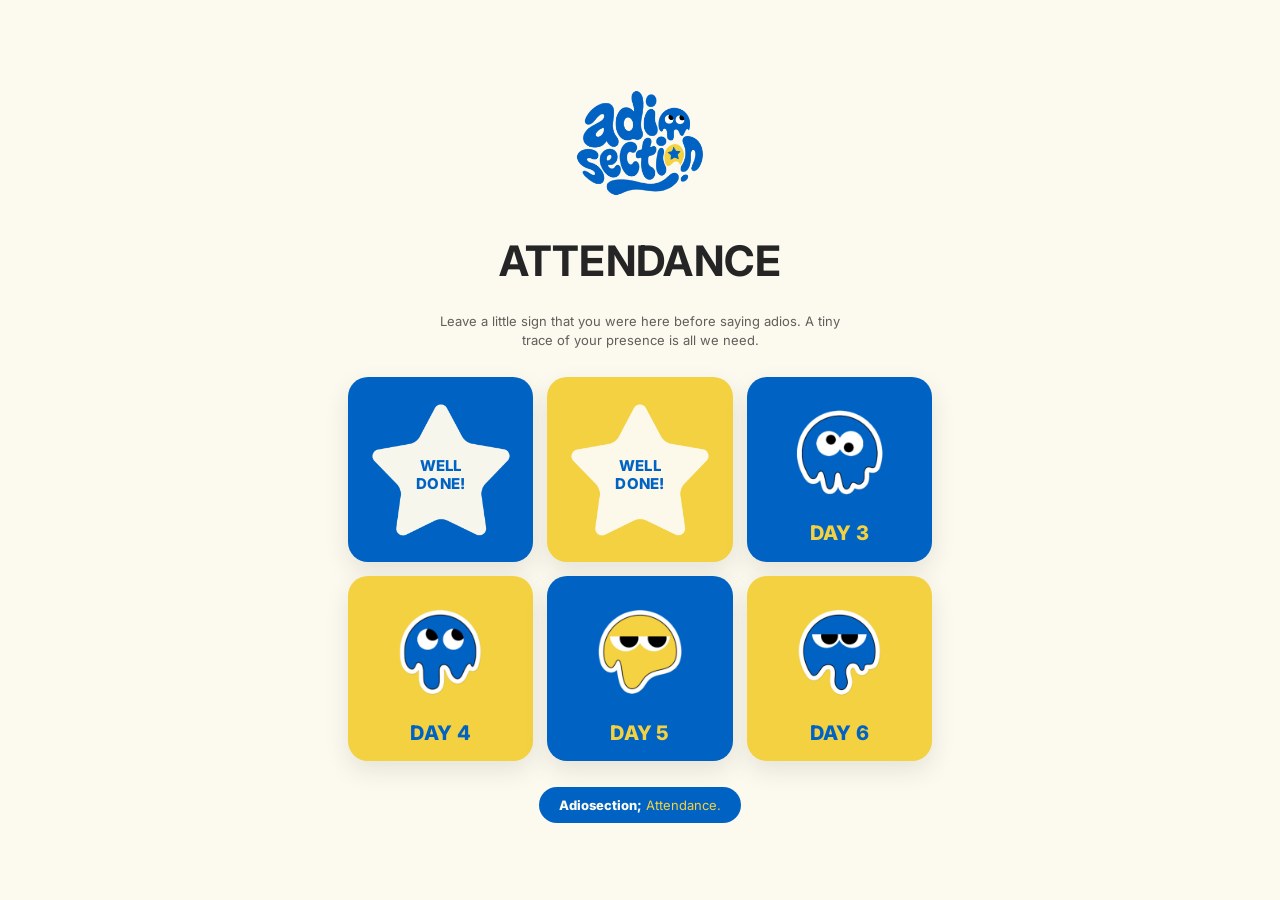
<file: index.html>
<!DOCTYPE html>
<html lang="en">
<head>
<meta charset="UTF-8">
<meta name="viewport" content="width=device-width, initial-scale=1.0">
<title>Adiosection — Attendance</title>
<link rel="preconnect" href="https://fonts.googleapis.com">
<link href="https://fonts.googleapis.com/css2?family=Inter:wght@400;500;700;800;900&display=swap" rel="stylesheet">
<link rel="stylesheet" href="style.css">
</head>
<body>

<div class="page">

  <div class="logo-wrap">
    <img src="assets/logo.png" alt="Adiosection logo">
  </div>

  <h1 class="title">ATTENDANCE</h1>
  <p class="subtitle">
    Leave a little sign that you were here before saying adios. 
    A tiny trace of your presence is all we need.
  </p>

  <!--
    TEMPLATE NOTE:
    To mark a future day as completed, just add class="completed" to that
    .card and swap its inner markup for the "completed" block below
    (star icon + WELL DONE label) — see Day 1 as the reference example.
  -->

  <div class="grid" id="cardGrid">

    <!-- DAY 1 — completed -->
    <div class="card bg-blue completed" data-day="1">
      <div class="star-wrap">
        <div class="star-frame">
          <img class="star" src="assets/star.png" alt="">
        </div>
        <div class="done-label">WELL<br>DONE!</div>
      </div>
    </div>

    <!-- DAY 2 -->
    <div class="card bg-yellow completed" data-day="1">
      <div class="star-wrap">
        <div class="star-frame">
          <img class="star" src="assets/star.png" alt="">
        </div>
        <div class="done-label">WELL<br>DONE!</div>
      </div>
    </div>

    <!-- DAY 3 -->
    <div class="card bg-blue" data-day="3" onclick="goToDay(3)">
      <div class="icon-frame"><img class="icon" src="assets/icon2.png" alt="Day 3 icon"></div>
      <div class="day-label">DAY 3</div>
    </div>

    <!-- DAY 4 -->
    <div class="card bg-yellow" data-day="4" onclick="goToDay(4)">
      <div class="icon-frame"><img class="icon" src="assets/icon4.png" alt="Day 4 icon"></div>
      <div class="day-label">DAY 4</div>
    </div>

    <!-- DAY 5 -->
    <div class="card bg-blue" data-day="5" onclick="goToDay(5)">
      <div class="icon-frame"><img class="icon" src="assets/icon3.png" alt="Day 5 icon"></div>
      <div class="day-label">DAY 5</div>
    </div>

    <!-- DAY 6 -->
    <div class="card bg-yellow" data-day="6" onclick="goToDay(6)">
      <div class="icon-frame"><img class="icon" src="assets/icon5.png" alt="Day 6 icon"></div>
      <div class="day-label">DAY 6</div>
    </div>

  </div>

  <div class="footer-pill-wrap">
    <div class="footer-pill"><b>Adiosection;</b> Attendance.</div>
  </div>

</div>

<!-- OOPS popup (days that aren't unlocked yet) -->
<div class="modal-backdrop" id="oopsModal">
  <div class="modal-box">
    <img src="assets/icon4.png" alt="">
    <p>Oops, you haven't reached this point yet.</p>
    <button onclick="closeOops()">OK</button>
  </div>
</div>

<!-- Name entry popup, shown before Day 2's game starts -->
<div class="modal-backdrop" id="nameModal">
  <div class="modal-box">
    <p>Enter your name</p>
    <input type="text" id="nameInput" class="name-input" placeholder="Your name" maxlength="30" autocomplete="off">
    <button onclick="submitName()">Start</button>
  </div>
</div>

<script>
  let pendingDay = null;

  // Days with a live game/page to send the player to after the name modal.
  // Add more entries here as future days get unlocked (e.g. 4: 'game4.html').
  const DAY_PAGES = { 2: 'game.html', 3: 'draw.html', 4: 'catch.html' };

  function goToDay(day){
    if(DAY_PAGES[day]){
      pendingDay = day;
      const modal = document.getElementById('nameModal');
      modal.classList.add('open');
      const input = document.getElementById('nameInput');
      input.value = '';
      setTimeout(() => input.focus(), 50);
      return;
    }
    // Any other day is locked until unlocked via the same "completed" template as Day 1
    document.getElementById('oopsModal').classList.add('open');
  }

  function closeOops(){
    document.getElementById('oopsModal').classList.remove('open');
  }

  function submitName(){
    const input = document.getElementById('nameInput');
    const name = input.value.trim() || 'Friend';
    document.getElementById('nameModal').classList.remove('open');
    const target = DAY_PAGES[pendingDay] || 'game.html';
    window.location.href = `${target}?name=${encodeURIComponent(name)}&day=${pendingDay}`;
  }

  document.getElementById('nameInput').addEventListener('keydown', (e) => {
    if(e.key === 'Enter') submitName();
  });
</script>

</body>
</html>
</file>
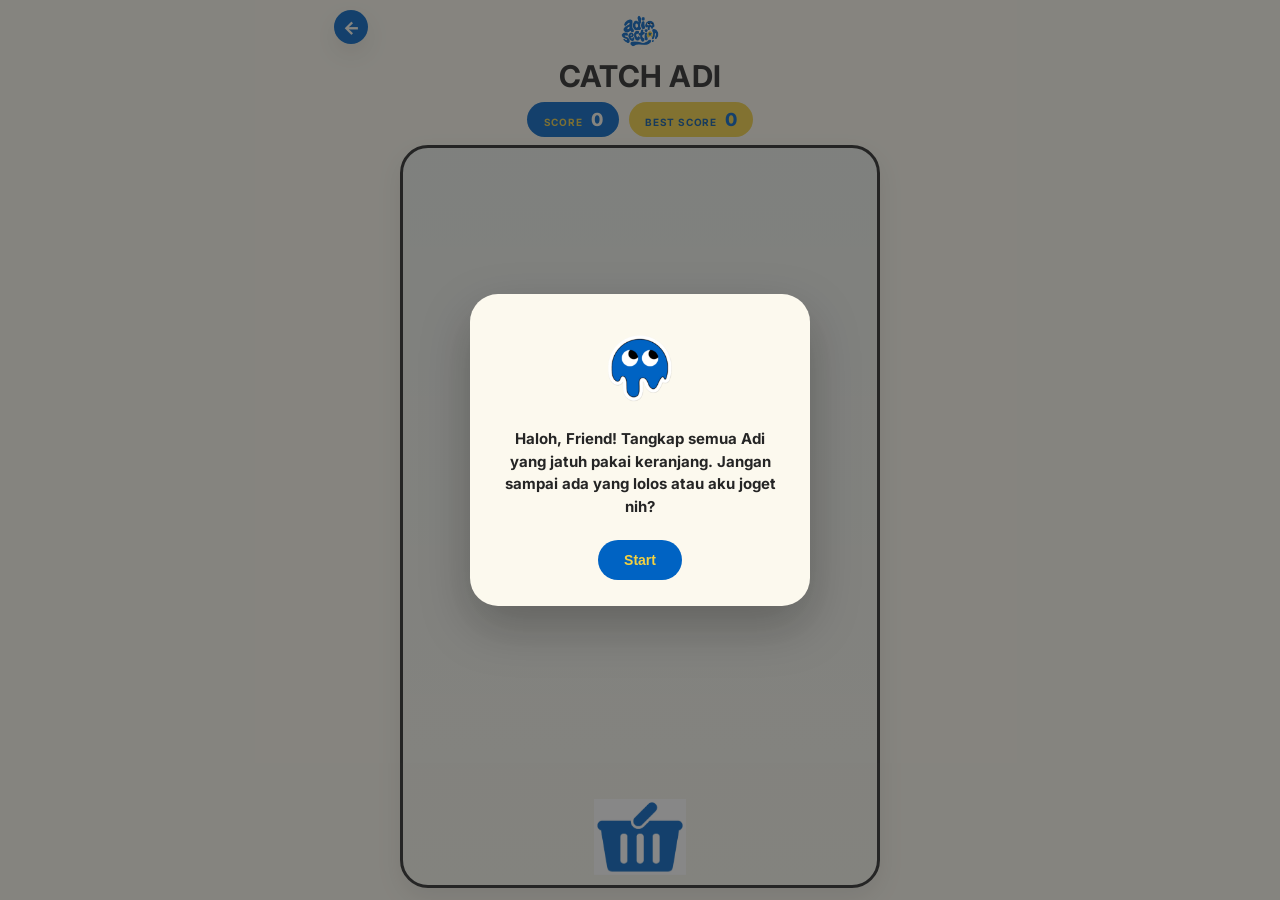
<file: catch.html>
<!DOCTYPE html>
<html lang="en">
<head>
<meta charset="UTF-8">
<meta name="viewport" content="width=device-width, initial-scale=1.0, maximum-scale=1.0, user-scalable=no, viewport-fit=cover">
<title>Adiosection — Day 4: Catch Adi</title>
<link rel="preconnect" href="https://fonts.googleapis.com">
<link href="https://fonts.googleapis.com/css2?family=Inter:wght@400;500;700;800;900&display=swap" rel="stylesheet">
<link rel="stylesheet" href="style.css">
<link rel="stylesheet" href="catch.css">
</head>
<body class="catch-body">

<div class="page catch-page">

  <a class="back-fab" href="index.html" aria-label="Kembali ke Attendance">←</a>

  <div class="logo-wrap">
    <img src="assets/logo.png" alt="Adiosection logo">
  </div>

  <div class="game-header">
    <div class="game-title">CATCH ADI</div>
  </div>

  <div class="score-row">
    <div class="score-pill"><span class="score-label">SCORE</span><span id="scoreValue">0</span></div>
    <div class="score-pill best-pill"><span class="score-label">BEST SCORE</span><span id="bestValue">0</span></div>
  </div>

  <div class="stage-wrap">
    <div class="stage" id="stage">
      <div class="basket" id="basket">
        <img src="assets/Keranjang.png" alt="Keranjang">
      </div>
    </div>
  </div>

</div>

<!-- Start / countdown overlay -->
<div class="modal-backdrop open" id="startModal">
  <div class="modal-box">
    <img src="assets/icon4.png" alt="">
    <p id="startMessage">Be ready!</p>
    <button onclick="startGame()">Start</button>
  </div>
</div>

<!-- Game over popup -->
<div class="modal-backdrop" id="overModal">
  <div class="modal-box">
    <img src="assets/icon4.png" alt="">
    <p id="overMessage">Game Over!</p>
    <div class="final-score" id="finalScore">Your Score: 0</div>
    <div class="modal-btn-row">
      <button class="secondary-btn" onclick="window.location.href='index.html'">Home</button>
      <button onclick="resetGame()">Try Again</button>
    </div>
  </div>
</div>

<script>
const params = new URLSearchParams(window.location.search);
const playerName = params.get('name') || 'Friend';
const dayNumber = params.get('day') || '4';

document.getElementById('startMessage').textContent =
  `Haloh, ${playerName}! Tangkap semua Adi yang jatuh pakai keranjang. Jangan sampai ada yang lolos atau aku joget nih?`;

document.querySelectorAll('.modal-box img').forEach(img => {
  img.addEventListener('error', function(){
    const fallback = document.createElement('div');
    fallback.textContent = '⭐';
    fallback.style.fontSize = '56px';
    fallback.style.lineHeight = '1';
    fallback.style.margin = '0 auto 14px';
    this.replaceWith(fallback);
  });
});

const ICONS = ['assets/icon1.png','assets/icon2.png','assets/icon3.png','assets/icon4.png','assets/icon5.png'];
const BEST_KEY = 'adiosection_day4_best';

const stage = document.getElementById('stage');
const basketEl = document.getElementById('basket');
const scoreValueEl = document.getElementById('scoreValue');
const bestValueEl = document.getElementById('bestValue');

let stageW = 0, stageH = 0, basketW = 0, basketH = 0;
let basketX = 0; // left offset of basket, applied via transform (not `left`) to avoid mobile repaint/ghosting artifacts
let score = 0;
let running = false;
let rafId = null;
let lastTime = 0;
let elapsed = 0;

// difficulty tuning
const BASE_SPEED = 90;      // px/sec at game start
const MAX_SPEED = 420;      // px/sec speed cap
const SPEED_RAMP_TIME = 45; // seconds to go from BASE_SPEED to MAX_SPEED
const BASE_SPAWN_MS = 1350;
const MIN_SPAWN_MS = 520;

let fallingItems = [];
let nextSpawnAt = 0;

let bestScore = 0;
try { bestScore = parseInt(localStorage.getItem(BEST_KEY) || '0', 10) || 0; } catch(e){ bestScore = 0; }
bestValueEl.textContent = bestScore;

function currentSpeed(){
  const t = Math.min(elapsed / SPEED_RAMP_TIME, 1);
  const eased = t * t * (3 - 2 * t);
  return BASE_SPEED + (MAX_SPEED - BASE_SPEED) * eased;
}

function currentSpawnInterval(){
  const t = Math.min(elapsed / SPEED_RAMP_TIME, 1);
  return BASE_SPAWN_MS - (BASE_SPAWN_MS - MIN_SPAWN_MS) * t;
}

function measure(){
  stageW = stage.clientWidth;
  stageH = stage.clientHeight;
  basketW = basketEl.offsetWidth;
  basketH = basketEl.offsetHeight;
  basketX = Math.min(Math.max(basketX, 0), stageW - basketW);
  basketEl.style.transform = `translate3d(${basketX}px,0,0)`;
}

function setBasketCenterX(cx){
  basketX = cx - basketW / 2;
  basketX = Math.max(0, Math.min(stageW - basketW, basketX));
  basketEl.style.transform = `translate3d(${basketX}px,0,0)`;
}

// ---- pointer / touch drag control ----
// The basket follows the pointer's x position whenever it's over the stage —
// this covers a finger-drag on touch devices and a plain mouse-follow on
// desktop, without forcing the player to hold a button down.
function handlePointer(e){
  if(!running) return;
  const rect = stage.getBoundingClientRect();
  setBasketCenterX(e.clientX - rect.left);
}
stage.addEventListener('pointerdown', handlePointer);
stage.addEventListener('pointermove', handlePointer);

// ---- keyboard control (desktop) ----
const keys = { left: false, right: false };
window.addEventListener('keydown', (e) => {
  if(e.key === 'ArrowLeft') keys.left = true;
  if(e.key === 'ArrowRight') keys.right = true;
});
window.addEventListener('keyup', (e) => {
  if(e.key === 'ArrowLeft') keys.left = false;
  if(e.key === 'ArrowRight') keys.right = false;
});

function spawnItem(){
  const size = Math.max(46, Math.min(64, stageW * 0.14));
  const src = ICONS[Math.floor(Math.random() * ICONS.length)];
  const x = Math.random() * (stageW - size);

  // Wrapper handles vertical fall via transform (GPU-composited, no
  // repaint smearing). The inner <img> is free to run its own catch
  // animation without fighting the wrapper's transform.
  const wrap = document.createElement('div');
  wrap.className = 'falling-icon';
  wrap.style.width = size + 'px';
  wrap.style.height = size + 'px';
  wrap.style.left = x + 'px';
  wrap.style.transform = `translate3d(0,${-size}px,0)`;

  const img = document.createElement('img');
  img.src = src;
  wrap.appendChild(img);
  stage.appendChild(wrap);

  fallingItems.push({ el: wrap, x, y: -size, size, caught: false });
}

function catchEffect(item){
  item.el.classList.add('caught');
  setTimeout(() => item.el.remove(), 260);
}

function endGame(){
  running = false;
  cancelAnimationFrame(rafId);

  fallingItems.forEach(it => it.el.remove());
  fallingItems = [];

  if(score > bestScore){
    bestScore = score;
    try { localStorage.setItem(BEST_KEY, String(bestScore)); } catch(e){}
  }
  bestValueEl.textContent = bestScore;

  document.getElementById('overMessage').textContent = `Yah, kaga ketangkep, ${playerName}... SS jgn lupa`;
  document.getElementById('finalScore').textContent = `Your Score: ${score}`;
  document.getElementById('overModal').classList.add('open');
}

function tick(now){
  if(!running) return;
  if(!lastTime) lastTime = now;
  const dt = Math.min((now - lastTime) / 1000, 0.05); // clamp for tab-switch jumps
  lastTime = now;
  elapsed += dt;

  // keyboard movement
  const kbSpeed = 480; // px/sec
  if(keys.left) setBasketCenterX(basketX + basketW/2 - kbSpeed * dt);
  if(keys.right) setBasketCenterX(basketX + basketW/2 + kbSpeed * dt);

  // spawn
  if(now >= nextSpawnAt){
    spawnItem();
    nextSpawnAt = now + currentSpawnInterval();
  }

  const speed = currentSpeed();
  const basketTop = stageH - basketH * 0.62; // catch zone starts a bit before the visual top of the basket
  const basketLeft = basketX + basketW * 0.12;
  const basketRight = basketX + basketW * 0.88;

  for(let i = fallingItems.length - 1; i >= 0; i--){
    const item = fallingItems[i];
    if(item.caught) continue;
    item.y += speed * dt;
    item.el.style.transform = `translate3d(0,${item.y}px,0)`;

    const itemBottom = item.y + item.size;
    const itemCenterX = item.x + item.size / 2;

    if(itemBottom >= basketTop){
      const overlaps = itemCenterX >= basketLeft && itemCenterX <= basketRight;
      if(overlaps){
        item.caught = true;
        score += 10;
        scoreValueEl.textContent = score;
        catchEffect(item);
        fallingItems.splice(i, 1);
      } else if(item.y > stageH){
        // missed the basket entirely — game over
        fallingItems.splice(i, 1);
        item.el.remove();
        endGame();
        return;
      }
    }
  }

  rafId = requestAnimationFrame(tick);
}

function startGame(){
  document.getElementById('startModal').classList.remove('open');
  measure();
  score = 0;
  elapsed = 0;
  scoreValueEl.textContent = 0;
  fallingItems.forEach(it => it.el.remove());
  fallingItems = [];
  running = true;
  lastTime = 0;
  nextSpawnAt = performance.now() + 400;
  rafId = requestAnimationFrame(tick);
}

function resetGame(){
  document.getElementById('overModal').classList.remove('open');
  startGame();
}

window.addEventListener('resize', measure);
measure();
setBasketCenterX(stageW / 2);
</script>

</body>
</html>
</file>
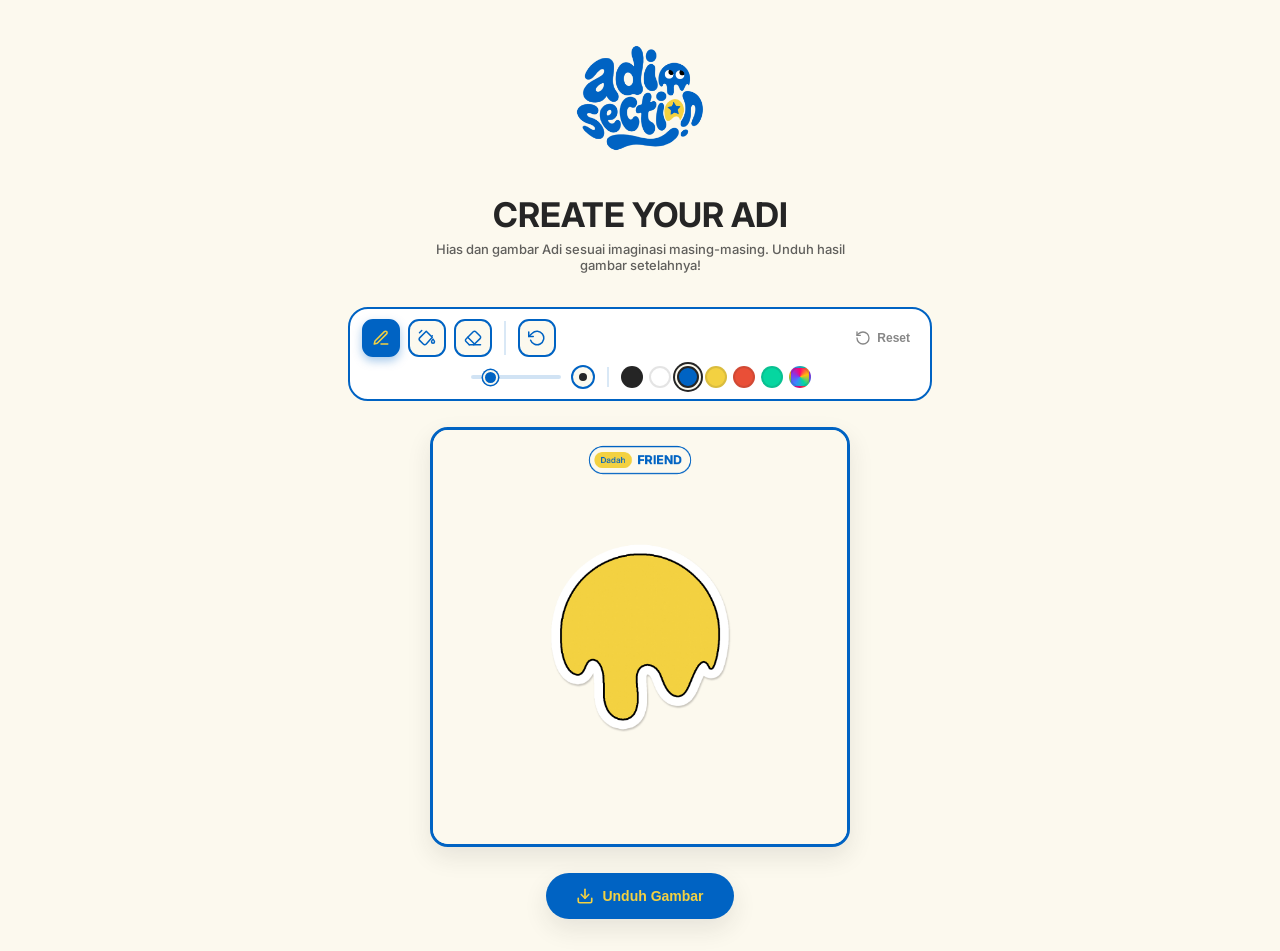
<file: draw.html>
<!DOCTYPE html>
<html lang="en">
<head>
<meta charset="UTF-8">
<meta name="viewport" content="width=device-width, initial-scale=1.0">
<title>Adiosection — Day 3: Draw</title>
<link rel="preconnect" href="https://fonts.googleapis.com">
<link href="https://fonts.googleapis.com/css2?family=Inter:wght@400;500;700;800;900&display=swap" rel="stylesheet">
<link rel="stylesheet" href="style.css">
<link rel="stylesheet" href="draw.css">
</head>
<body>

<div class="page">

  <div class="logo-wrap">
    <img src="assets/logo.png" alt="Adiosection logo">
  </div>

  <div class="game-header">
    <div class="game-title">CREATE YOUR ADI</div>
    <div class="game-subtitle">Hias dan gambar Adi sesuai imaginasi masing-masing. Unduh hasil gambar setelahnya!</div>
  </div>

  <div class="toolbar">

    <div class="tool-row">
      <button class="tool-btn active" id="toolPen" title="Pen">
        <svg viewBox="0 0 24 24" fill="none" stroke="currentColor" stroke-width="2" stroke-linecap="round" stroke-linejoin="round">
          <path d="M12 20h9"></path>
          <path d="M16.5 3.5a2.121 2.121 0 0 1 3 3L7 19l-4 1 1-4Z"></path>
        </svg>
      </button>
      <button class="tool-btn" id="toolFill" title="Fill / Cat">
        <svg viewBox="0 0 24 24" fill="none" stroke="currentColor" stroke-width="2" stroke-linecap="round" stroke-linejoin="round">
          <path d="m19 11-8-8-8.5 8.5a2.83 2.83 0 0 0 0 4L7 20a2.83 2.83 0 0 0 4 0Z"></path>
          <path d="M5 2 2 5"></path>
          <path d="M19 9h.01"></path>
          <path d="M22 17a2 2 0 0 1-2 2 2 2 0 0 1-2-2c0-1.1 2-3.5 2-3.5s2 2.4 2 3.5Z"></path>
        </svg>
      </button>
      <button class="tool-btn" id="toolEraser" title="Eraser">
        <svg viewBox="0 0 24 24" fill="none" stroke="currentColor" stroke-width="2" stroke-linecap="round" stroke-linejoin="round">
          <path d="m7 21-4.3-4.3c-1-1-1-2.5 0-3.4l9.6-9.6c1-1 2.5-1 3.4 0l5.7 5.7c1 1 1 2.5 0 3.4L13 21"></path>
          <path d="M22 21H7"></path>
          <path d="m5 11 9 9"></path>
        </svg>
      </button>

      <div class="tool-divider"></div>

      <button class="tool-btn" id="toolUndo" title="Urungkan garis terakhir">
        <svg viewBox="0 0 24 24" fill="none" stroke="currentColor" stroke-width="2" stroke-linecap="round" stroke-linejoin="round">
          <polyline points="1 4 1 10 7 10"></polyline>
          <path d="M3.51 15a9 9 0 1 0 2.13-9.36L1 10"></path>
        </svg>
      </button>
      <button class="reset-btn" id="toolReset" title="Bersihkan gambar">
        <svg viewBox="0 0 24 24" fill="none" stroke="currentColor" stroke-width="2" stroke-linecap="round" stroke-linejoin="round">
          <path d="M3 12a9 9 0 1 0 9-9 9.75 9.75 0 0 0-6.74 2.74L3 8"></path>
          <path d="M3 3v5h5"></path>
        </svg>
        Reset
      </button>
    </div>

    <div class="thickness-row">
      <input type="range" id="thicknessSlider" min="2" max="40" value="8">
      <div class="thickness-preview"><div class="thickness-dot" id="thicknessDot"></div></div>

      <div class="tool-divider"></div>

      <div class="palette-row" id="paletteRow">
        <!-- primary swatches injected by JS -->
        <label class="swatch-custom" title="Warna lainnya">
          <input type="color" id="customColor" value="#0063c3">
        </label>
      </div>
    </div>

  </div>

  <div class="canvas-stage">
    <div class="canvas-square" id="canvasSquare">
      <canvas id="baseLayer"></canvas>
      <canvas id="drawLayer"></canvas>
      <canvas id="badgeLayer"></canvas>
    </div>
  </div>

  <div class="download-wrap">
    <button class="download-btn" id="downloadBtn">
      <svg viewBox="0 0 24 24" fill="none" stroke="currentColor" stroke-width="2.2" stroke-linecap="round" stroke-linejoin="round">
        <path d="M21 15v4a2 2 0 0 1-2 2H5a2 2 0 0 1-2-2v-4"></path>
        <polyline points="7 10 12 15 17 10"></polyline>
        <line x1="12" y1="15" x2="12" y2="3"></line>
      </svg>
      Unduh Gambar
    </button>
  </div>

</div>

<!-- Congrats popup -->
<div class="modal-backdrop" id="winModal">
  <div class="modal-box">
    <img id="winIcon" src="assets/icon4.png" alt="">
    <p id="winMessage">Congratulations!</p>
    <button onclick="window.location.href='index.html'">Back to Home</button>
  </div>
</div>

<script>
const params = new URLSearchParams(window.location.search);
const playerName = params.get('name') || 'Friend';
const dayNumber = params.get('day') || '3';

document.getElementById('winMessage').textContent =
  `Congratulations, ${playerName}! You've completed Day ${dayNumber} attendance.`;

document.getElementById('winIcon').addEventListener('error', function(){
  const fallback = document.createElement('div');
  fallback.textContent = '⭐';
  fallback.style.fontSize = '56px';
  fallback.style.lineHeight = '1';
  fallback.style.margin = '0 auto 14px';
  this.replaceWith(fallback);
});

/* =========================================================
   CANVAS SETUP — two stacked layers:
   - baseLayer: cream background + assets/draw-img.png guide
                (never touched by drawing tools)
   - drawLayer: transparent, this is where the user draws.
                Eraser clears pixels here (destination-out),
                revealing the base layer underneath.
========================================================= */

const RES = 640; // fixed internal resolution, keeps drawings intact on resize

const baseCanvas = document.getElementById('baseLayer');
const drawCanvas = document.getElementById('drawLayer');
const badgeCanvas = document.getElementById('badgeLayer');
baseCanvas.width = drawCanvas.width = badgeCanvas.width = RES;
baseCanvas.height = drawCanvas.height = badgeCanvas.height = RES;

const baseCtx = baseCanvas.getContext('2d');
const drawCtx = drawCanvas.getContext('2d');
const badgeCtx = badgeCanvas.getContext('2d');

// offscreen canvas used only to composite base+draw for fill-boundary detection
const mergeCanvas = document.createElement('canvas');
mergeCanvas.width = RES; mergeCanvas.height = RES;
const mergeCtx = mergeCanvas.getContext('2d');

function drawBaseLayer(){
  baseCtx.fillStyle = '#fcf9ee';
  baseCtx.fillRect(0, 0, RES, RES);

  const img = new Image();
  img.onload = () => {
    const pad = 0.92;
    const scale = Math.min(RES / img.width, RES / img.height) * pad;
    const iw = img.width * scale, ih = img.height * scale;
    const ix = (RES - iw) / 2, iy = (RES - ih) / 2;
    baseCtx.drawImage(img, ix, iy, iw, ih);
  };
  img.onerror = () => {
    // draw-img.png not added yet — leave a plain cream canvas, no crash
  };
  img.src = 'assets/draw-img.png';
}
drawBaseLayer();

/* =========================================================
   "BY {NAME}" BADGE — rendered onto its own canvas layer so it
   stays fixed on top while drawing, and gets baked into the
   downloaded image automatically.
========================================================= */

function roundRectPath(ctx, x, y, w, h, r){
  ctx.beginPath();
  ctx.moveTo(x + r, y);
  ctx.arcTo(x + w, y, x + w, y + h, r);
  ctx.arcTo(x + w, y + h, x, y + h, r);
  ctx.arcTo(x, y + h, x, y, r);
  ctx.arcTo(x, y, x + w, y, r);
  ctx.closePath();
}

function drawBadge(){
  badgeCtx.clearRect(0, 0, RES, RES);

  const name = (playerName || 'FRIEND').toUpperCase();
  const LABEL = 'Dadah';

  const H = RES * 0.065;         // outer pill height (lebih kecil)
  const border = H * 0.045;      // outer stroke thickness (lebih tipis)
  const yellowH = H * 0.6;       // tinggi pil kuning
  const yellowPadX = yellowH * 0.38;
  const leftPad = H * 0.14;
  const gap = H * 0.2;
  const rightPad = H * 0.28;

  let labelFontSize = yellowH * 0.5;
  let nameFontSize = H * 0.46;

  badgeCtx.font = `500 ${labelFontSize}px Inter, sans-serif`;
  let labelWidth = badgeCtx.measureText(LABEL).width;
  let yellowWidth = labelWidth + yellowPadX * 2;

  badgeCtx.font = `800 ${nameFontSize}px Inter, sans-serif`;
  let nameWidth = badgeCtx.measureText(name).width;

  let outerWidth = border + leftPad + yellowWidth + gap + nameWidth + rightPad + border;

  const maxOuterWidth = RES * 0.8;
  if(outerWidth > maxOuterWidth){
    const scale = maxOuterWidth / outerWidth;
    labelFontSize *= scale;
    nameFontSize *= scale;

    badgeCtx.font = `500 ${labelFontSize}px Inter, sans-serif`;
    labelWidth = badgeCtx.measureText(LABEL).width;
    yellowWidth = labelWidth + yellowPadX * 2;

    badgeCtx.font = `800 ${nameFontSize}px Inter, sans-serif`;
    nameWidth = badgeCtx.measureText(name).width;

    outerWidth = border + leftPad + yellowWidth + gap + nameWidth + rightPad + border;
  }

  const outerX = (RES - outerWidth) / 2;
  const outerY = RES * 0.04;

  // kapsul luar — isi cream, border biru tipis
  roundRectPath(badgeCtx, outerX, outerY, outerWidth, H, H / 2);
  badgeCtx.fillStyle = '#fcf9ee';
  badgeCtx.fill();
  badgeCtx.lineWidth = border;
  badgeCtx.strokeStyle = '#0063c3';
  badgeCtx.stroke();

  // pil kuning — label "Dadah"
  const yellowX = outerX + border + leftPad;
  const yellowY = outerY + (H - yellowH) / 2;
  roundRectPath(badgeCtx, yellowX, yellowY, yellowWidth, yellowH, yellowH / 2);
  badgeCtx.fillStyle = '#f3d141';
  badgeCtx.fill();

  badgeCtx.font = `500 ${labelFontSize}px Inter, sans-serif`;
  badgeCtx.fillStyle = '#0063c3';
  badgeCtx.textBaseline = 'middle';
  badgeCtx.textAlign = 'center';
  badgeCtx.fillText(LABEL, yellowX + yellowWidth / 2, yellowY + yellowH / 2 + labelFontSize * 0.03);

  // nama pemain — langsung di atas background luar
  const nameX = yellowX + yellowWidth + gap;
  badgeCtx.font = `800 ${nameFontSize}px Inter, sans-serif`;
  badgeCtx.fillStyle = '#0063c3';
  badgeCtx.textAlign = 'left';
  badgeCtx.fillText(name, nameX, outerY + H / 2 + nameFontSize * 0.03);
}
  
drawBadge();
if(document.fonts && document.fonts.ready){
  document.fonts.ready.then(drawBadge); // re-draw once Inter is fully loaded for accurate metrics
}

/* ---------------- Toolbar state ---------------- */

const COLORS = ['#252525', '#ffffff', '#0063c3', '#f3d141', '#e94f37', '#06d6a0'];

let currentTool = 'pen'; // 'pen' | 'fill' | 'eraser'
let currentColor = '#0063c3';
let thickness = 8;

const paletteRow = document.getElementById('paletteRow');
const customColorLabel = paletteRow.querySelector('.swatch-custom');
COLORS.forEach(c => {
  const b = document.createElement('button');
  b.className = 'swatch';
  b.style.background = c;
  b.dataset.color = c;
  if(c === currentColor) b.classList.add('active');
  b.addEventListener('click', () => selectColor(c));
  paletteRow.insertBefore(b, customColorLabel);
});

const customColorInput = document.getElementById('customColor');
customColorInput.addEventListener('input', (e) => selectColor(e.target.value, true));

function selectColor(c, fromCustom){
  currentColor = c;
  document.querySelectorAll('.swatch').forEach(s => {
    s.classList.toggle('active', !fromCustom && s.dataset.color === c);
  });
  if(currentTool === 'eraser') setTool('pen');
}

function setTool(tool){
  currentTool = tool;
  document.getElementById('toolPen').classList.toggle('active', tool === 'pen');
  document.getElementById('toolFill').classList.toggle('active', tool === 'fill');
  document.getElementById('toolEraser').classList.toggle('active', tool === 'eraser');
  drawCanvas.style.cursor = tool === 'fill' ? 'copy' : 'crosshair';
}

document.getElementById('toolPen').addEventListener('click', () => setTool('pen'));
document.getElementById('toolFill').addEventListener('click', () => setTool('fill'));
document.getElementById('toolEraser').addEventListener('click', () => setTool('eraser'));

const thicknessSlider = document.getElementById('thicknessSlider');
const thicknessDot = document.getElementById('thicknessDot');
function updateThicknessDot(){
  const size = Math.max(3, Math.min(28, thickness));
  thicknessDot.style.width = size + 'px';
  thicknessDot.style.height = size + 'px';
}
thicknessSlider.addEventListener('input', (e) => {
  thickness = +e.target.value;
  updateThicknessDot();
});
updateThicknessDot();

/* ---------------- Undo history ---------------- */

const historyStack = [];
const HISTORY_LIMIT = 25;

function saveHistory(){
  try {
    const snapshot = drawCtx.getImageData(0, 0, RES, RES);
    historyStack.push(snapshot);
    if(historyStack.length > HISTORY_LIMIT) historyStack.shift();
  } catch(e) { /* ignore */ }
}

function undo(){
  if(!historyStack.length) return;
  const snapshot = historyStack.pop();
  drawCtx.putImageData(snapshot, 0, 0);
}

document.getElementById('toolUndo').addEventListener('click', undo);

document.getElementById('toolReset').addEventListener('click', () => {
  if(confirm('Bersihkan seluruh gambar?')){
    saveHistory();
    drawCtx.clearRect(0, 0, RES, RES);
  }
});

/* ---------------- Drawing (pen / eraser) ---------------- */

let drawing = false;
let strokePoints = [];

function getPos(e){
  const rect = drawCanvas.getBoundingClientRect();
  const scaleX = RES / rect.width;
  const scaleY = RES / rect.height;
  return {
    x: (e.clientX - rect.left) * scaleX,
    y: (e.clientY - rect.top) * scaleY
  };
}

function midpoint(a, b){
  return { x: (a.x + b.x) / 2, y: (a.y + b.y) / 2 };
}

function setStrokeStyleForTool(){
  drawCtx.lineJoin = 'round';
  drawCtx.lineCap = 'round';
  drawCtx.lineWidth = thickness;
  if(currentTool === 'eraser'){
    drawCtx.globalCompositeOperation = 'destination-out';
    drawCtx.strokeStyle = 'rgba(0,0,0,1)';
    drawCtx.fillStyle = 'rgba(0,0,0,1)';
  } else {
    drawCtx.globalCompositeOperation = 'source-over';
    drawCtx.strokeStyle = currentColor;
    drawCtx.fillStyle = currentColor;
  }
}

function beginStroke(pos){
  saveHistory();
  strokePoints = [pos];
  setStrokeStyleForTool();

  // draw a dot immediately so a single tap/click still shows up
  drawCtx.beginPath();
  drawCtx.arc(pos.x, pos.y, thickness / 2, 0, Math.PI * 2);
  drawCtx.fill();
}

// Smooths freehand input by drawing a quadratic curve through the
// midpoints of the last three points, instead of straight segments —
// removes the jittery/jagged look and gives an iPad-like smooth line.
function extendStroke(pos){
  strokePoints.push(pos);
  const len = strokePoints.length;

  if(len < 3){
    const p0 = strokePoints[len - 2], p1 = strokePoints[len - 1];
    drawCtx.beginPath();
    drawCtx.moveTo(p0.x, p0.y);
    drawCtx.lineTo(p1.x, p1.y);
    drawCtx.stroke();
    return;
  }

  const p1 = strokePoints[len - 3];
  const p2 = strokePoints[len - 2];
  const p3 = strokePoints[len - 1];
  const mid1 = midpoint(p1, p2);
  const mid2 = midpoint(p2, p3);

  drawCtx.beginPath();
  drawCtx.moveTo(mid1.x, mid1.y);
  drawCtx.quadraticCurveTo(p2.x, p2.y, mid2.x, mid2.y);
  drawCtx.stroke();

  // keep only the last few points in memory — we never need more for smoothing
  if(strokePoints.length > 4) strokePoints.shift();
}

drawCanvas.addEventListener('pointerdown', (e) => {
  const pos = getPos(e);

  if(currentTool === 'fill'){
    saveHistory();
    floodFill(Math.floor(pos.x), Math.floor(pos.y), currentColor);
    return;
  }

  drawing = true;
  drawCanvas.setPointerCapture(e.pointerId);
  beginStroke(pos);
});

drawCanvas.addEventListener('pointermove', (e) => {
  if(!drawing) return;
  extendStroke(getPos(e));
});

function endStroke(){
  drawing = false;
  strokePoints = [];
}
drawCanvas.addEventListener('pointerup', endStroke);
drawCanvas.addEventListener('pointerleave', endStroke);
drawCanvas.addEventListener('pointercancel', endStroke);

/* ---------------- Fill bucket (flood fill) ---------------- */

function hexToRgb(hex){
  const v = hex.replace('#', '');
  const n = parseInt(v.length === 3
    ? v.split('').map(ch => ch + ch).join('')
    : v, 16);
  return { r: (n >> 16) & 255, g: (n >> 8) & 255, b: n & 255 };
}

function floodFill(startX, startY, fillHex){
  if(startX < 0 || startX >= RES || startY < 0 || startY >= RES) return;

  // composite base + current drawing so fills respect guide-image line art
  mergeCtx.clearRect(0, 0, RES, RES);
  mergeCtx.drawImage(baseCanvas, 0, 0);
  mergeCtx.drawImage(drawCanvas, 0, 0);
  const merged = mergeCtx.getImageData(0, 0, RES, RES);
  const md = merged.data;

  const drawData = drawCtx.getImageData(0, 0, RES, RES);
  const dd = drawData.data;

  const startIdx = (startY * RES + startX) * 4;
  const startR = md[startIdx], startG = md[startIdx + 1], startB = md[startIdx + 2], startA = md[startIdx + 3];

  const fill = hexToRgb(fillHex);
  if(fill.r === startR && fill.g === startG && fill.b === startB && startA === 255) return;

  const tolerance = 60;
  const tolSq = tolerance * tolerance;

  function matches(i){
    const dr = md[i] - startR, dg = md[i + 1] - startG, db = md[i + 2] - startB, da = md[i + 3] - startA;
    return (dr * dr + dg * dg + db * db + da * da) <= tolSq;
  }

  const visited = new Uint8Array(RES * RES);
  const stack = [[startX, startY]];

  while(stack.length){
    const [x, y] = stack.pop();
    if(x < 0 || x >= RES || y < 0 || y >= RES) continue;
    const p = y * RES + x;
    if(visited[p]) continue;
    const i = p * 4;
    if(!matches(i)) continue;
    visited[p] = 1;
    dd[i] = fill.r; dd[i + 1] = fill.g; dd[i + 2] = fill.b; dd[i + 3] = 255;
    stack.push([x + 1, y], [x - 1, y], [x, y + 1], [x, y - 1]);
  }

  drawCtx.putImageData(drawData, 0, 0);
}

/* ---------------- Download ---------------- */

document.getElementById('downloadBtn').addEventListener('click', () => {
  const exportCanvas = document.createElement('canvas');
  exportCanvas.width = RES;
  exportCanvas.height = RES;
  const exportCtx = exportCanvas.getContext('2d');
  exportCtx.drawImage(baseCanvas, 0, 0);
  exportCtx.drawImage(drawCanvas, 0, 0);
  exportCtx.drawImage(badgeCanvas, 0, 0);

  const link = document.createElement('a');
  const safeName = playerName.replace(/[^a-z0-9]/gi, '_').toLowerCase() || 'drawing';
  link.download = `adiosection-day${dayNumber}-${safeName}.png`;
  link.href = exportCanvas.toDataURL('image/png');
  link.click();

  setTimeout(() => {
    document.getElementById('winModal').classList.add('open');
  }, 300);
});
</script>

</body>
</html>
</file>
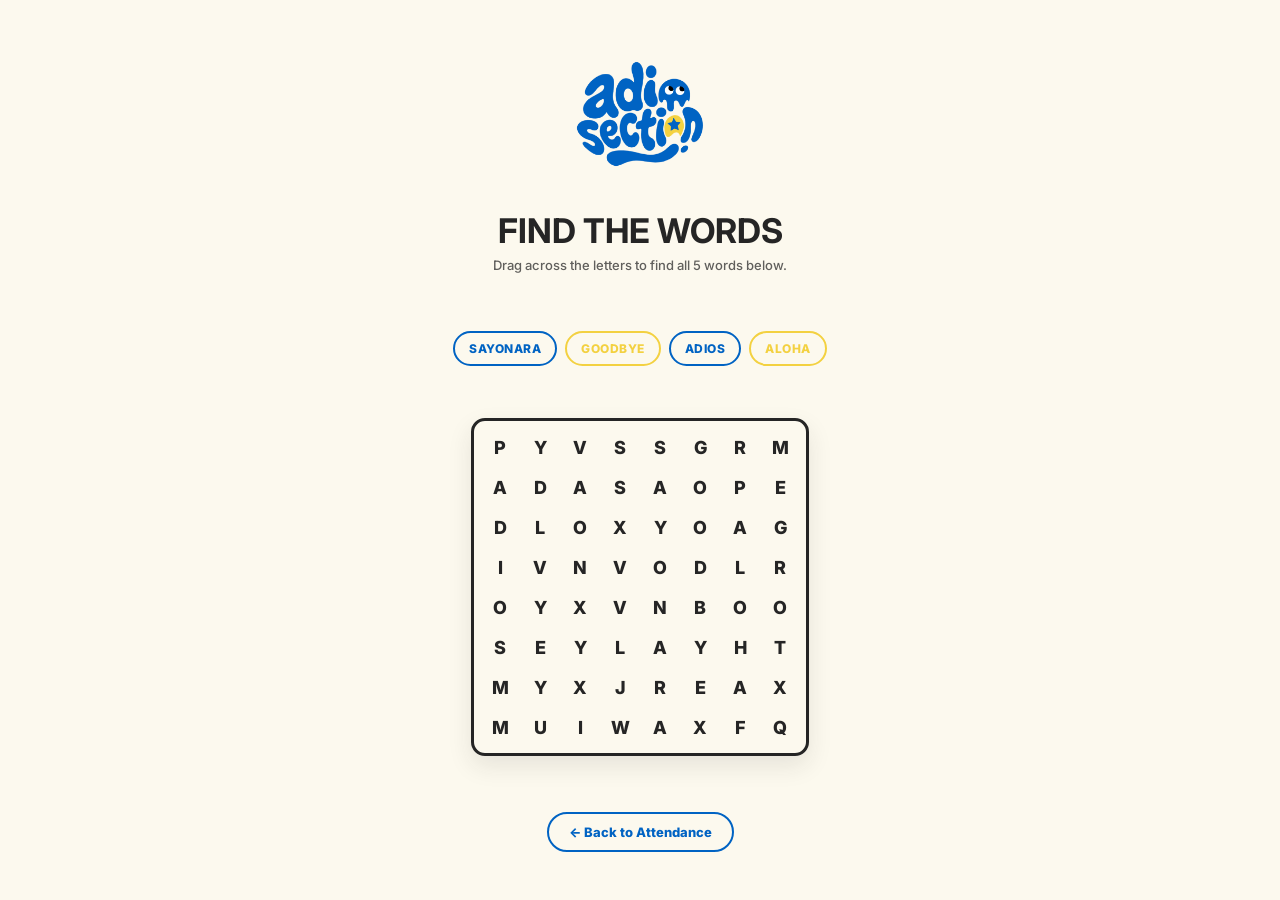
<file: game.html>
<!DOCTYPE html>
<html lang="en">
<head>
<meta charset="UTF-8">
<meta name="viewport" content="width=device-width, initial-scale=1.0">
<title>Adiosection — Day 2: Word Search</title>
<link rel="preconnect" href="https://fonts.googleapis.com">
<link href="https://fonts.googleapis.com/css2?family=Inter:wght@400;500;700;800;900&display=swap" rel="stylesheet">
<link rel="stylesheet" href="style.css">
<link rel="stylesheet" href="game.css">
</head>
<body>

<div class="page">

  <div class="logo-wrap">
    <img src="assets/logo.png" alt="Adiosection logo">
  </div>

  <div class="game-header">
    <div class="game-title">FIND THE WORDS</div>
    <div class="game-subtitle">Drag across the letters to find all 5 words below.</div>
  </div>

  <div class="word-bank" id="wordBank"></div>

  <div class="board-wrap">
    <div class="board" id="board"></div>
  </div>

  <div class="back-link-wrap">
    <a class="back-link" href="index.html">← Back to Attendance</a>
  </div>

</div>

<!-- Congrats popup -->
<div class="modal-backdrop" id="winModal">
  <div class="modal-box">
    <img id="winIcon" src="assets/icon4.png" alt="">
    <p id="winMessage">Congratulations!</p>
    <button onclick="window.location.href='index.html'">Back to Home</button>
  </div>
</div>

<script>
const params = new URLSearchParams(window.location.search);
const playerName = params.get('name') || 'Friend';
const dayNumber = params.get('day') || '2';

document.getElementById('winMessage').textContent =
  `Congratulations, ${playerName}! You've completed Day ${dayNumber} attendance.`;

// If assets/star.png hasn't been added yet, fall back to an emoji so the
// popup never looks broken/empty.
document.getElementById('winIcon').addEventListener('error', function(){
  const fallback = document.createElement('div');
  fallback.textContent = '⭐';
  fallback.style.fontSize = '56px';
  fallback.style.lineHeight = '1';
  fallback.style.margin = '0 auto 14px';
  this.replaceWith(fallback);
});

const WORDS = ["SAYONARA","GOODBYE","ADIOS","ALOHA"];
// SAYONARA is 8 letters, so 8x8 is the smallest grid every word can fit in.
const SIZE = 8;
const CELL = 40; // px, keep in sync with CSS sizing below
const COLORS = ["#0063c3", "#f3d141"]; // blue, yellow — cycled per word

let grid = [];
let placements = {}; // word -> {row,col,dir,len}
let foundWords = new Set();

function tryBuildGrid(){
  const localGrid = Array.from({length: SIZE}, () => Array(SIZE).fill(null));
  const localPlacements = {};
  const dirs = [[0,1],[1,0],[1,1],[1,-1]];

  // place the longest words first — much more likely to succeed on a tight grid
  const ordered = [...WORDS].sort((a,b) => b.length - a.length);

  for(const word of ordered){
    let placed = false, attempts = 0;
    while(!placed && attempts < 2000){
      attempts++;
      const dir = dirs[Math.floor(Math.random()*dirs.length)];
      const row = Math.floor(Math.random()*SIZE);
      const col = Math.floor(Math.random()*SIZE);
      const endRow = row + dir[0]*(word.length-1);
      const endCol = col + dir[1]*(word.length-1);
      if(endRow < 0 || endRow >= SIZE || endCol < 0 || endCol >= SIZE) continue;

      let ok = true;
      for(let i=0; i<word.length; i++){
        const r = row + dir[0]*i, c = col + dir[1]*i;
        if(localGrid[r][c] && localGrid[r][c] !== word[i]){ ok = false; break; }
      }
      if(!ok) continue;

      for(let i=0; i<word.length; i++){
        const r = row + dir[0]*i, c = col + dir[1]*i;
        localGrid[r][c] = word[i];
      }
      localPlacements[word] = {row, col, dir, len: word.length};
      placed = true;
    }
    if(!placed) return null; // this attempt failed, caller will retry
  }

  const alphabet = "ABCDEFGHIJKLMNOPQRSTUVWXYZ";
  for(let r=0; r<SIZE; r++)
    for(let c=0; c<SIZE; c++)
      if(!localGrid[r][c]) localGrid[r][c] = alphabet[Math.floor(Math.random()*26)];

  return { grid: localGrid, placements: localPlacements };
}

function buildGrid(){
  let result = null;
  let tries = 0;
  while(!result && tries < 200){
    result = tryBuildGrid();
    tries++;
  }
  if(!result){
    // extremely unlikely fallback: just retry once more without giving up
    result = tryBuildGrid() || { grid: Array.from({length: SIZE}, () => Array(SIZE).fill('A')), placements: {} };
  }
  grid = result.grid;
  placements = result.placements;
}

function renderWordBank(){
  const bank = document.getElementById('wordBank');
  bank.innerHTML = '';
  WORDS.forEach((w, i) => {
    const chip = document.createElement('div');
    chip.className = 'word-chip';
    chip.id = 'chip-' + w;
    chip.style.setProperty('--chip-color', COLORS[i % COLORS.length]);
    chip.textContent = w;
    bank.appendChild(chip);
  });
}

function renderBoard(){
  const board = document.getElementById('board');
  board.style.gridTemplateColumns = `repeat(${SIZE}, ${CELL}px)`;
  board.style.gridTemplateRows = `repeat(${SIZE}, ${CELL}px)`;
  board.innerHTML = '';

  for(let r=0; r<SIZE; r++){
    for(let c=0; c<SIZE; c++){
      const cell = document.createElement('div');
      cell.className = 'cell';
      cell.dataset.r = r;
      cell.dataset.c = c;
      cell.textContent = grid[r][c];
      cell.addEventListener('mousedown', onStart);
      cell.addEventListener('mouseenter', onEnter);
      cell.addEventListener('touchstart', onTouchStart, {passive:false});
      board.appendChild(cell);
    }
  }

  const svgNS = "http://www.w3.org/2000/svg";
  const svg = document.createElementNS(svgNS, "svg");
  svg.setAttribute("class", "line-layer");
  svg.setAttribute("viewBox", `0 0 ${SIZE*CELL} ${SIZE*CELL}`);
  svg.id = "lineLayer";
  board.appendChild(svg);

  document.addEventListener('mouseup', onEnd);
}

let selecting = false;
let startCell = null;
let currentPreview = null;

function cellCenter(r, c){
  return { x: c*CELL + CELL/2, y: r*CELL + CELL/2 };
}

function onStart(e){
  selecting = true;
  startCell = { r: +e.currentTarget.dataset.r, c: +e.currentTarget.dataset.c };
}

function onEnter(e){
  if(!selecting) return;
  const r = +e.currentTarget.dataset.r, c = +e.currentTarget.dataset.c;
  drawPreview(startCell, {r,c});
}

function onTouchStart(e){
  e.preventDefault();
  selecting = true;
  const t = e.touches[0];
  const el = document.elementFromPoint(t.clientX, t.clientY);
  if(el && el.classList.contains('cell')){
    startCell = { r: +el.dataset.r, c: +el.dataset.c };
  }
  document.addEventListener('touchmove', onTouchMove, {passive:false});
  document.addEventListener('touchend', onTouchEnd);
}

function onTouchMove(e){
  if(!selecting) return;
  e.preventDefault();
  const t = e.touches[0];
  const el = document.elementFromPoint(t.clientX, t.clientY);
  if(el && el.classList.contains('cell')){
    drawPreview(startCell, { r: +el.dataset.r, c: +el.dataset.c });
  }
}

function onTouchEnd(){
  document.removeEventListener('touchmove', onTouchMove);
  document.removeEventListener('touchend', onTouchEnd);
  finalizeSelection();
}

function onEnd(){
  if(!selecting) return;
  finalizeSelection();
}

function straightPath(a, b){
  const dr = b.r - a.r, dc = b.c - a.c;
  const steps = Math.max(Math.abs(dr), Math.abs(dc));
  if(steps === 0) return [a];
  const stepR = Math.sign(dr), stepC = Math.sign(dc);
  // only allow perfectly straight/diagonal lines
  if(dr !== 0 && dc !== 0 && Math.abs(dr) !== Math.abs(dc)) return null;
  const path = [];
  for(let i=0; i<=steps; i++){
    path.push({ r: a.r + stepR*i, c: a.c + stepC*i });
  }
  return path;
}

function drawPreview(a, b){
  const svg = document.getElementById('lineLayer');
  const existing = svg.querySelector('.preview-line');
  if(existing) existing.remove();

  const path = straightPath(a, b);
  if(!path) { currentPreview = null; return; }
  currentPreview = path;

  const p1 = cellCenter(a.r, a.c);
  const p2 = cellCenter(b.r, b.c);
  const line = document.createElementNS("http://www.w3.org/2000/svg", "line");
  line.setAttribute("class", "preview-line trace-stroke");
  line.setAttribute("x1", p1.x); line.setAttribute("y1", p1.y);
  line.setAttribute("x2", p2.x); line.setAttribute("y2", p2.y);
  line.setAttribute("stroke", "#0063c3");
  line.setAttribute("stroke-width", CELL*0.55);
  line.setAttribute("opacity", "0.18");
  svg.appendChild(line);
}

function finalizeSelection(){
  selecting = false;
  const svg = document.getElementById('lineLayer');
  const existing = svg.querySelector('.preview-line');
  if(existing) existing.remove();

  if(currentPreview && currentPreview.length > 1){
    checkMatch(currentPreview);
  }
  currentPreview = null;
  startCell = null;
}

function checkMatch(path){
  const forward = path.map(p => grid[p.r][p.c]).join('');
  const backward = forward.split('').reverse().join('');

  for(const word of WORDS){
    if(foundWords.has(word)) continue;
    if(forward === word || backward === word){
      markFound(word, path);
      return;
    }
  }
}

function markFound(word, path){
  foundWords.add(word);
  document.getElementById('chip-' + word).classList.add('found');

  const colorIndex = WORDS.indexOf(word) % COLORS.length;
  const color = COLORS[colorIndex];

  const svg = document.getElementById('lineLayer');
  const p1 = cellCenter(path[0].r, path[0].c);
  const p2 = cellCenter(path[path.length-1].r, path[path.length-1].c);
  const line = document.createElementNS("http://www.w3.org/2000/svg", "line");
  line.setAttribute("class", "trace-stroke");
  line.setAttribute("x1", p1.x); line.setAttribute("y1", p1.y);
  line.setAttribute("x2", p2.x); line.setAttribute("y2", p2.y);
  line.setAttribute("stroke", color);
  line.setAttribute("stroke-width", CELL*0.5);
  svg.appendChild(line);

  if(foundWords.size === WORDS.length){
    setTimeout(() => {
      document.getElementById('winModal').classList.add('open');
    }, 400);
  }
}

buildGrid();
renderWordBank();
renderBoard();
</script>

</body>
</html>
</file>
<file: style.css>
/* ===========================================================
   Adiosection — Attendance
   Palette: Blue #0063C3 · Yellow #F3D141 · Cream #FCF9EE · Ink #252525
   Font: Inter (weight does all the talking)
=========================================================== */

:root{
  --blue: #0063c3;
  --blue-ink: #0052a3;
  --yellow: #f3d141;
  --cream: #fcf9ee;
  --ink: #252525;

  --radius-lg: 28px;
  --radius-md: 20px;
  --radius-pill: 999px;

  --shadow-card: 0 10px 24px rgba(37,37,37,0.10);
}

*{ box-sizing: border-box; }

html, body{
  margin: 0;
  padding: 0;
  width: 100%;
  overflow-x: hidden;
  background: var(--cream);
  color: var(--ink);
  font-family: "Inter", system-ui, -apple-system, "Segoe UI", sans-serif;
  -webkit-font-smoothing: antialiased;
}

.page{
  max-width: 640px;
  width: 100%;
  margin: 0 auto;
  padding: 32px 28px 32px;
  min-height: 100vh;
  overflow-x: hidden;
  display: flex;
  flex-direction: column;
  justify-content: center;
  gap: 26px;
}

/* ---------- Header ---------- */

.logo-wrap{
  display: flex;
  justify-content: center;
}

.logo-wrap img{
  max-width: 62%;
  height: auto;
  max-height: 132px;
  width: auto;
  object-fit: contain;
}

h1.title{
  text-align: center;
  font-weight: 700;
  font-size: clamp(28px, 7vw, 42px);
  letter-spacing: 0.3px;
  margin: 0;
  color: var(--ink);
}

.subtitle{
  text-align: center;
  font-weight: 400;
  font-size: 13px;
  line-height: 1.5;
  color: var(--ink);
  opacity: 0.72;
  max-width: 420px;
  margin: 0 auto;
}

/* ---------- Card grid ---------- */

.grid{
  display: grid;
  grid-template-columns: repeat(3, 1fr);
  gap: 14px;
  width: 100%;
}

.card{
  position: relative;
  width: 100%;
  height: 0;
  padding-top: 100%; /* classic responsive-square trick — more reliable across
                         renderers than the aspect-ratio property */
  border-radius: var(--radius-md);
  cursor: pointer;
  border: none;
  overflow: hidden;
  box-shadow: var(--shadow-card);
  transition: transform .15s ease, box-shadow .15s ease;
  -webkit-tap-highlight-color: transparent;
}

.card:hover{ transform: translateY(-3px); }
.card:active{ transform: translateY(0px) scale(0.98); }

.card.bg-blue{ background: var(--blue); }
.card.bg-yellow{ background: var(--yellow); }

/* Icon sits inside a plain <div> "frame" that's absolutely positioned
   with fixed inset percentages. Doing the inset math on a plain div
   (not the <img> itself) avoids a browser edge case where an <img>
   with an intrinsic ratio + auto width/height + all 4 offsets set can
   collapse to 0×0 and vanish. The image then just fills its frame. */
.card .icon-frame{
  position: absolute;
  top: 12%;
  left: 14%;
  right: 14%;
  bottom: 30%;
  pointer-events: none;
}

.card .icon{
  display: block;
  width: 100%;
  height: 100%;
  object-fit: contain;
}

.card .day-label{
  position: absolute;
  left: 4%;
  right: 4%;
  bottom: 9%;
  text-align: center;
  font-weight: 800;
  font-size: clamp(13px, 4vw, 20px);
  letter-spacing: 0.3px;
  white-space: nowrap;
  overflow: hidden;
  text-overflow: ellipsis;
  pointer-events: none;
}

.card.bg-yellow .day-label{ color: var(--blue); }
.card.bg-blue .day-label{ color: var(--yellow); }

/* completed / starred state */
.card.completed-blue{
  background: var(--blue);
}

/* completed / starred state */
.card.completed-yellow{
  background: var(--yellow);
}

.star-wrap{
  position: absolute;
  inset: 0;
}

.star-wrap .star-frame{
  position: absolute;
  top: 10%;
  left: 10%;
  right: 10%;
  bottom: 10%;
  pointer-events: none;
}

.star-wrap .star{
  display: block;
  width: 100%;
  height: 100%;
  object-fit: contain;
}

.star-wrap .done-label{
  position: absolute;
  top: 50%;
  left: 50%;
  transform: translate(-50%, calc(-50% + 5px));
  font-weight: 800;
  color: var(--blue);
  font-size: clamp(12px, 3.4vw, 15px);
  line-height: 1.15;
  text-align: center;
  letter-spacing: 0.3px;
  pointer-events: none;
}

/* ---------- Footer pill ---------- */

.footer-pill-wrap{
  display: flex;
  justify-content: center;
}

.footer-pill{
  background: var(--blue);
  color: var(--yellow);
  font-size: 13px;
  padding: 10px 20px;
  border-radius: var(--radius-pill);
}

.footer-pill b{
  color: var(--cream);
  font-weight: 800;
}

/* ---------- Keep everything on one screen on mobile ---------- */
@media (max-width: 480px){
  .page{ padding: 20px 18px 20px; gap: 16px; }
  .logo-wrap img{ max-height: 76px; }
  h1.title{ font-size: 26px; }
  .subtitle{ font-size: 11px; }
  .grid{ gap: 8px; }
  .footer-pill{ padding: 8px 16px; font-size: 12px; }
}

/* ---------- Modal (shared) ---------- */

.modal-backdrop{
  position: fixed;
  inset: 0;
  background: rgba(37,37,37,0.55);
  display: none;
  align-items: center;
  justify-content: center;
  padding: 24px;
  z-index: 50;
}

.modal-backdrop.open{ display: flex; }

.modal-box{
  background: var(--cream);
  border-radius: var(--radius-lg);
  padding: 32px 26px 26px;
  max-width: 340px;
  width: 100%;
  text-align: center;
  box-shadow: 0 20px 50px rgba(0,0,0,0.25);
}

.modal-box img{
  width: 84px;
  height: 84px;
  object-fit: contain;
  margin: 0 auto 14px;
}

.modal-box p{
  font-weight: 700;
  font-size: 15px;
  line-height: 1.5;
  color: var(--ink);
  margin: 0 0 22px;
}

.modal-box .name-input{
  display: block;
  width: 100%;
  font-family: inherit;
  font-size: 15px;
  font-weight: 500;
  color: var(--ink);
  padding: 12px 14px;
  border: 2px solid var(--blue);
  border-radius: 12px;
  background: #fff;
  margin-bottom: 16px;
  outline: none;
}

.modal-box .name-input:focus{
  border-color: var(--blue-ink);
}

.modal-box button{
  border: none;
  background: var(--blue);
  color: var(--yellow);
  font-weight: 800;
  font-size: 14px;
  padding: 12px 26px;
  border-radius: var(--radius-pill);
  cursor: pointer;
}

.modal-box button:hover{ background: var(--blue-ink); }
</file>
<file: catch.css>
/* ---------- One-screen mobile game layout ---------- */

html, body.catch-body{
  height: 100%;
}

body.catch-body{
  overflow: hidden;
  height: 100vh;
  height: 100dvh;
}

.catch-page{
  position: relative;
  height: 100vh;
  height: 100dvh;
  min-height: 0;
  width: 100%;
  padding: calc(12px + env(safe-area-inset-top)) 16px calc(12px + env(safe-area-inset-bottom));
  display: flex;
  flex-direction: column;
  justify-content: flex-start;
  align-items: stretch;
  gap: 8px;
  overflow: hidden;
}

.catch-page .logo-wrap img{
  max-height: 38px;
}

/* ---------- Back button (fixed corner, doesn't eat vertical space) ---------- */

.back-fab{
  position: absolute;
  top: calc(10px + env(safe-area-inset-top));
  left: 14px;
  width: 34px;
  height: 34px;
  border-radius: 50%;
  background: var(--blue);
  color: var(--cream);
  display: flex;
  align-items: center;
  justify-content: center;
  font-weight: 800;
  font-size: 18px;
  text-decoration: none;
  z-index: 5;
  box-shadow: var(--shadow-card);
}

.back-fab:hover{ background: var(--blue-ink); }

/* ---------- Heading (this page defines its own — it doesn't load game.css) ---------- */

.game-header{
  display: flex;
  flex-direction: column;
  align-items: center;
  margin: 0;
}

.game-title{
  font-weight: 700;
  font-size: clamp(22px, 6.5vw, 30px);
  margin: 0;
  text-align: center;
  letter-spacing: 0.3px;
}

/* ---------- Score row ---------- */

.score-row{
  display: flex;
  justify-content: center;
  gap: 10px;
  margin: 0;
}

.score-pill{
  display: flex;
  align-items: baseline;
  gap: 8px;
  background: var(--blue);
  color: var(--cream);
  font-weight: 800;
  font-size: 18px;
  padding: 7px 16px;
  border-radius: var(--radius-pill);
  min-width: 92px;
  justify-content: center;
}

.score-pill .score-label{
  font-size: 10px;
  font-weight: 700;
  letter-spacing: 0.8px;
  color: var(--yellow);
  opacity: 0.95;
}

.score-pill.best-pill{
  background: var(--yellow);
  color: var(--blue);
}

.score-pill.best-pill .score-label{
  color: var(--blue-ink);
}

/* ---------- Stage (fills all remaining space, never scrolls) ---------- */

.stage-wrap{
  flex: 1 1 auto;
  min-height: 0;
  display: flex;
  justify-content: center;
}

.stage{
  position: relative;
  flex: 1 1 auto;
  width: 100%;
  max-width: 480px;
  min-height: 0;
  background: linear-gradient(180deg, rgba(0,99,195,0.06) 0%, rgba(0,99,195,0.02) 100%);
  border: 3px solid var(--ink);
  border-radius: var(--radius-lg);
  overflow: hidden;
  touch-action: none;
  cursor: none;
  box-shadow: var(--shadow-card);
}

.falling-icon{
  position: absolute;
  top: 0;
  pointer-events: none;
  will-change: transform;
}

.falling-icon img{
  display: block;
  width: 100%;
  height: 100%;
  object-fit: contain;
}

.falling-icon.caught img{
  animation: pop-catch .26s ease forwards;
}

@keyframes pop-catch{
  0%{ transform: scale(1); opacity: 1; }
  100%{ transform: scale(1.4); opacity: 0; }
}

/* Plain PNG basket — no backdrop shape, no drop shadow, and positioned
   with `transform` (not `left`) so mobile browsers composite the move on
   the GPU instead of repainting the box each frame, which is what was
   causing the ghost-trail smear bug. */
.basket{
  position: absolute;
  bottom: 10px;
  left: 0;
  width: 92px;
  pointer-events: none;
  will-change: transform;
}

.basket img{
  display: block;
  width: 100%;
  height: auto;
}

/* ---------- Game over extras ---------- */

.final-score{
  font-weight: 800;
  font-size: 20px;
  color: var(--blue);
  margin: -12px 0 20px;
}

.modal-btn-row{
  display: flex;
  gap: 10px;
  justify-content: center;
}

.modal-btn-row .secondary-btn{
  background: var(--cream);
  color: var(--blue);
  border: 2px solid var(--blue);
}

.modal-btn-row .secondary-btn:hover{
  background: var(--blue);
  color: var(--cream);
}

/* ---------- Very short screens: trim padding/gaps further ---------- */
@media (max-height: 640px){
  .catch-page{ gap: 6px; padding-top: calc(8px + env(safe-area-inset-top)); }
  .catch-page .logo-wrap img{ max-height: 30px; }
  .game-title{ font-size: clamp(18px, 6vw, 24px); }
  .score-pill{ font-size: 15px; padding: 6px 14px; min-width: 78px; }
}
</file>
<file: draw.css>
/* ===========================================================
   Adiosection — Day 3: Draw
   Uses core palette from style.css (--blue #0063c3, --cream #fcf9ee)
=========================================================== */

.game-header{
  display: flex;
  flex-direction: column;
  align-items: center;
  margin-bottom: 4px;
}

.game-title{
  font-weight: 700;
  font-size: clamp(26px, 7vw, 34px);
  margin: 4px 0 6px;
  text-align: center;
}

.game-subtitle{
  font-size: 13px;
  font-weight: 500;
  opacity: 0.72;
  text-align: center;
  margin: 0 0 4px;
  max-width: 440px;
}

/* ---------- Toolbar ---------- */

.toolbar{
  background: #fff;
  border: 2px solid var(--blue);
  border-radius: var(--radius-md);
  padding: 10px 12px;
  display: flex;
  flex-direction: column;
  gap: 8px;
}

.tool-row{
  display: flex;
  align-items: center;
  justify-content: center;
  gap: 8px;
  flex-wrap: wrap;
}

.tool-btn{
  display: flex;
  align-items: center;
  justify-content: center;
  width: 38px;
  height: 38px;
  border-radius: 11px;
  border: 2px solid var(--blue);
  background: var(--cream);
  color: var(--blue);
  cursor: pointer;
  transition: all .15s ease;
  flex-shrink: 0;
  -webkit-tap-highlight-color: transparent;
}

.tool-btn svg{ width: 18px; height: 18px; }

.tool-btn:hover{ transform: translateY(-1px); }

.tool-btn.active{
  background: var(--blue);
  color: var(--yellow);
  box-shadow: 0 4px 10px rgba(0,99,195,0.35);
}

.tool-divider{
  width: 2px;
  align-self: stretch;
  background: rgba(0,99,195,0.15);
  margin: 2px 4px;
}

.reset-btn{
  display: flex;
  align-items: center;
  gap: 6px;
  border: none;
  background: transparent;
  color: var(--ink);
  opacity: 0.55;
  font-weight: 700;
  font-size: 12px;
  cursor: pointer;
  padding: 6px 8px;
  border-radius: 10px;
  margin-left: auto;
}

.reset-btn:hover{ opacity: 0.9; background: rgba(37,37,37,0.06); }
.reset-btn svg{ width: 16px; height: 16px; }

/* ---------- Thickness + color row (combined, compact) ---------- */

.thickness-row{
  display: flex;
  align-items: center;
  gap: 8px;
  flex-wrap: wrap;
  justify-content: center;
}

.thickness-row input[type="range"]{
  width: 90px;
  flex: 0 0 auto;
  -webkit-appearance: none;
  appearance: none;
  height: 4px;
  border-radius: 999px;
  background: rgba(0,99,195,0.18);
  outline: none;
}

.thickness-row input[type="range"]::-webkit-slider-thumb{
  -webkit-appearance: none;
  appearance: none;
  width: 15px;
  height: 15px;
  border-radius: 50%;
  background: var(--blue);
  border: 2px solid var(--cream);
  box-shadow: 0 0 0 1.5px var(--blue);
  cursor: pointer;
}

.thickness-row input[type="range"]::-moz-range-thumb{
  width: 15px;
  height: 15px;
  border-radius: 50%;
  background: var(--blue);
  border: 2px solid var(--cream);
  box-shadow: 0 0 0 1.5px var(--blue);
  cursor: pointer;
}

.thickness-preview{
  width: 24px;
  height: 24px;
  border-radius: 50%;
  background: var(--cream);
  border: 2px solid var(--blue);
  display: flex;
  align-items: center;
  justify-content: center;
  flex-shrink: 0;
}

.thickness-dot{
  border-radius: 50%;
  background: var(--ink);
  transition: width .1s ease, height .1s ease;
}

/* ---------- Color palette (primary colors only) ---------- */

.palette-row{
  display: flex;
  align-items: center;
  gap: 6px;
  flex-wrap: wrap;
  justify-content: center;
}

.swatch{
  width: 22px;
  height: 22px;
  border-radius: 50%;
  border: 2px solid rgba(37,37,37,0.12);
  cursor: pointer;
  padding: 0;
  flex-shrink: 0;
  transition: transform .1s ease;
}

.swatch:hover{ transform: scale(1.12); }

.swatch.active{
  border-color: var(--ink);
  box-shadow: 0 0 0 2px var(--cream), 0 0 0 4px var(--ink);
}

.swatch-custom{
  width: 22px;
  height: 22px;
  border-radius: 50%;
  border: 2px solid rgba(37,37,37,0.12);
  cursor: pointer;
  flex-shrink: 0;
  position: relative;
  overflow: hidden;
  background: conic-gradient(from 0deg, #ff006e, #ffbe0b, #06d6a0, #3a86ff, #8338ec, #ff006e);
  padding: 0;
}

.swatch-custom input[type="color"]{
  position: absolute;
  inset: -4px;
  width: calc(100% + 8px);
  height: calc(100% + 8px);
  border: none;
  padding: 0;
  cursor: pointer;
  opacity: 0;
}

/* ---------- Canvas stage ---------- */

.canvas-stage{
  display: flex;
  justify-content: center;
}

.canvas-square{
  position: relative;
  width: 100%;
  max-width: 420px;
  aspect-ratio: 1 / 1;
  margin: 0 auto;
  border-radius: 18px;
  border: 3px solid var(--blue);
  background: var(--cream);
  box-shadow: var(--shadow-card);
  overflow: hidden;
  touch-action: none;
}

.canvas-square canvas{
  position: absolute;
  inset: 0;
  width: 100%;
  height: 100%;
  display: block;
}

#baseLayer{ z-index: 1; }
#drawLayer{ z-index: 2; cursor: crosshair; }
#badgeLayer{ z-index: 3; pointer-events: none; }

.canvas-hint{
  position: absolute;
  inset: 0;
  display: flex;
  align-items: center;
  justify-content: center;
  text-align: center;
  padding: 20px;
  font-size: 12px;
  font-weight: 600;
  color: var(--ink);
  opacity: 0.35;
  pointer-events: none;
  z-index: 0;
}

/* ---------- Download button ---------- */

.download-wrap{
  display: flex;
  justify-content: center;
}

.download-btn{
  display: flex;
  align-items: center;
  gap: 8px;
  border: none;
  background: var(--blue);
  color: var(--yellow);
  font-weight: 800;
  font-size: 14px;
  padding: 14px 30px;
  border-radius: var(--radius-pill);
  cursor: pointer;
  box-shadow: var(--shadow-card);
  transition: all .15s ease;
}

.download-btn svg{ width: 18px; height: 18px; }

.download-btn:hover{ background: var(--blue-ink); transform: translateY(-2px); }
.download-btn:active{ transform: translateY(0); }

@media (max-width: 480px){
  .toolbar{ padding: 10px; gap: 10px; }
  .tool-btn{ width: 40px; height: 40px; border-radius: 12px; }
  .tool-btn svg{ width: 19px; height: 19px; }
  .swatch, .swatch-custom{ width: 23px; height: 23px; }
}
</file>
<file: game.css>
.game-header{
  display: flex;
  flex-direction: column;
  align-items: center;
  margin-bottom: 8px;
}

.game-title{
  font-weight: 700;
  font-size: clamp(26px, 7vw, 34px);
  margin: 4px 0 6px;
  text-align: center;
}

.game-subtitle{
  font-size: 13px;
  font-weight: 500;
  opacity: 0.72;
  text-align: center;
  margin: 0 0 24px;
}

.word-bank{
  display: flex;
  flex-wrap: wrap;
  gap: 8px;
  justify-content: center;
  margin-bottom: 26px;
}

.word-chip{
  font-weight: 800;
  font-size: 12px;
  letter-spacing: 0.5px;
  padding: 8px 14px;
  border-radius: 999px;
  background: var(--cream);
  border: 2px solid var(--chip-color, var(--blue));
  color: var(--chip-color, var(--blue));
  transition: all .15s ease;
}

.word-chip.found{
  background: var(--chip-color, var(--blue));
  color: var(--cream);
  text-decoration: line-through;
  opacity: 0.85;
}

.board-wrap{
  display: flex;
  justify-content: center;
  margin-bottom: 30px;
}

.board{
  position: relative;
  display: grid;
  background: var(--cream);
  border: 3px solid var(--ink);
  border-radius: 14px;
  padding: 6px;
  user-select: none;
  touch-action: none;
  box-shadow: var(--shadow-card);
}

.cell{
  display: flex;
  align-items: center;
  justify-content: center;
  font-weight: 800;
  font-size: clamp(14px, 3.6vw, 18px);
  color: var(--ink);
  position: relative;
  z-index: 2;
  cursor: pointer;
}

.line-layer{
  position: absolute;
  inset: 6px;
  z-index: 1;
  pointer-events: none;
}

.trace-stroke{
  stroke-linecap: round;
  opacity: 0.85;
}

.back-link-wrap{
  display: flex;
  justify-content: center;
}

.back-link{
  font-weight: 800;
  font-size: 13px;
  color: var(--blue);
  text-decoration: none;
  padding: 10px 20px;
  border: 2px solid var(--blue);
  border-radius: 999px;
}

.back-link:hover{ background: var(--blue); color: var(--cream); }
</file>
